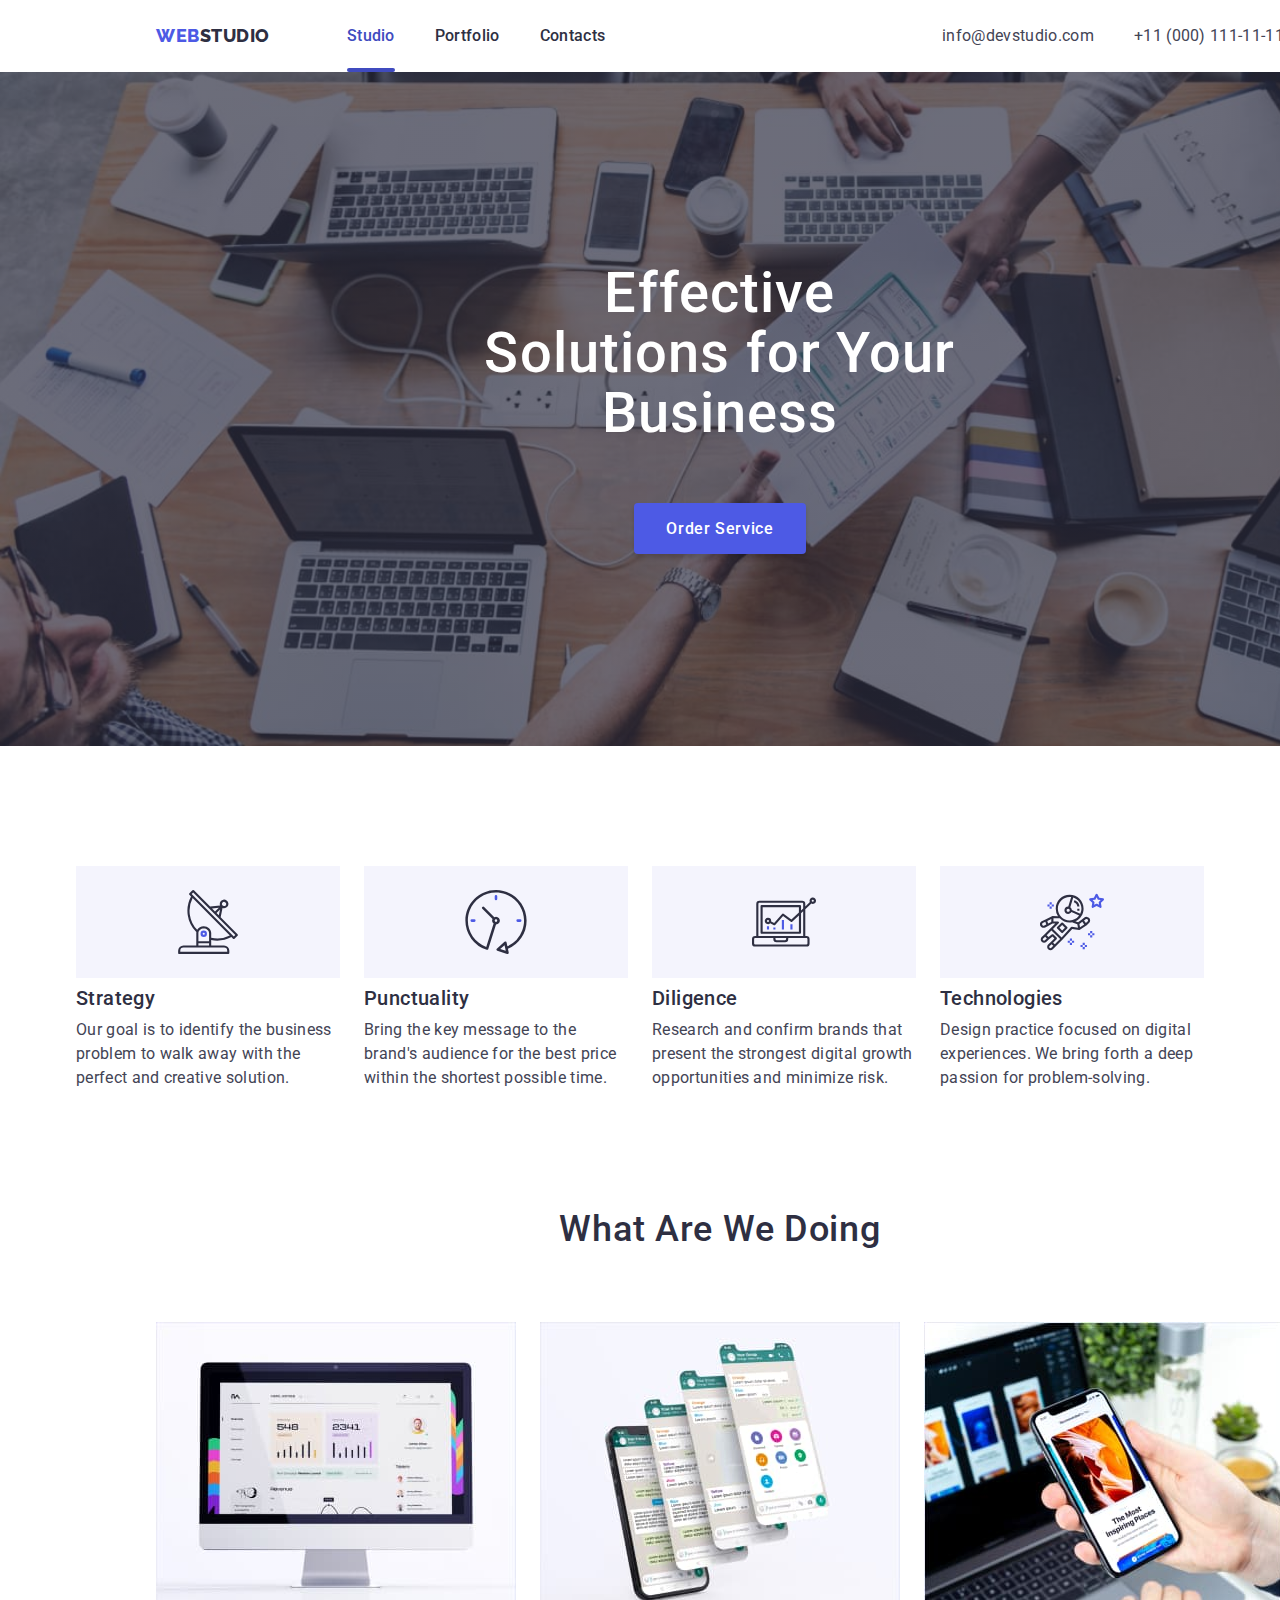
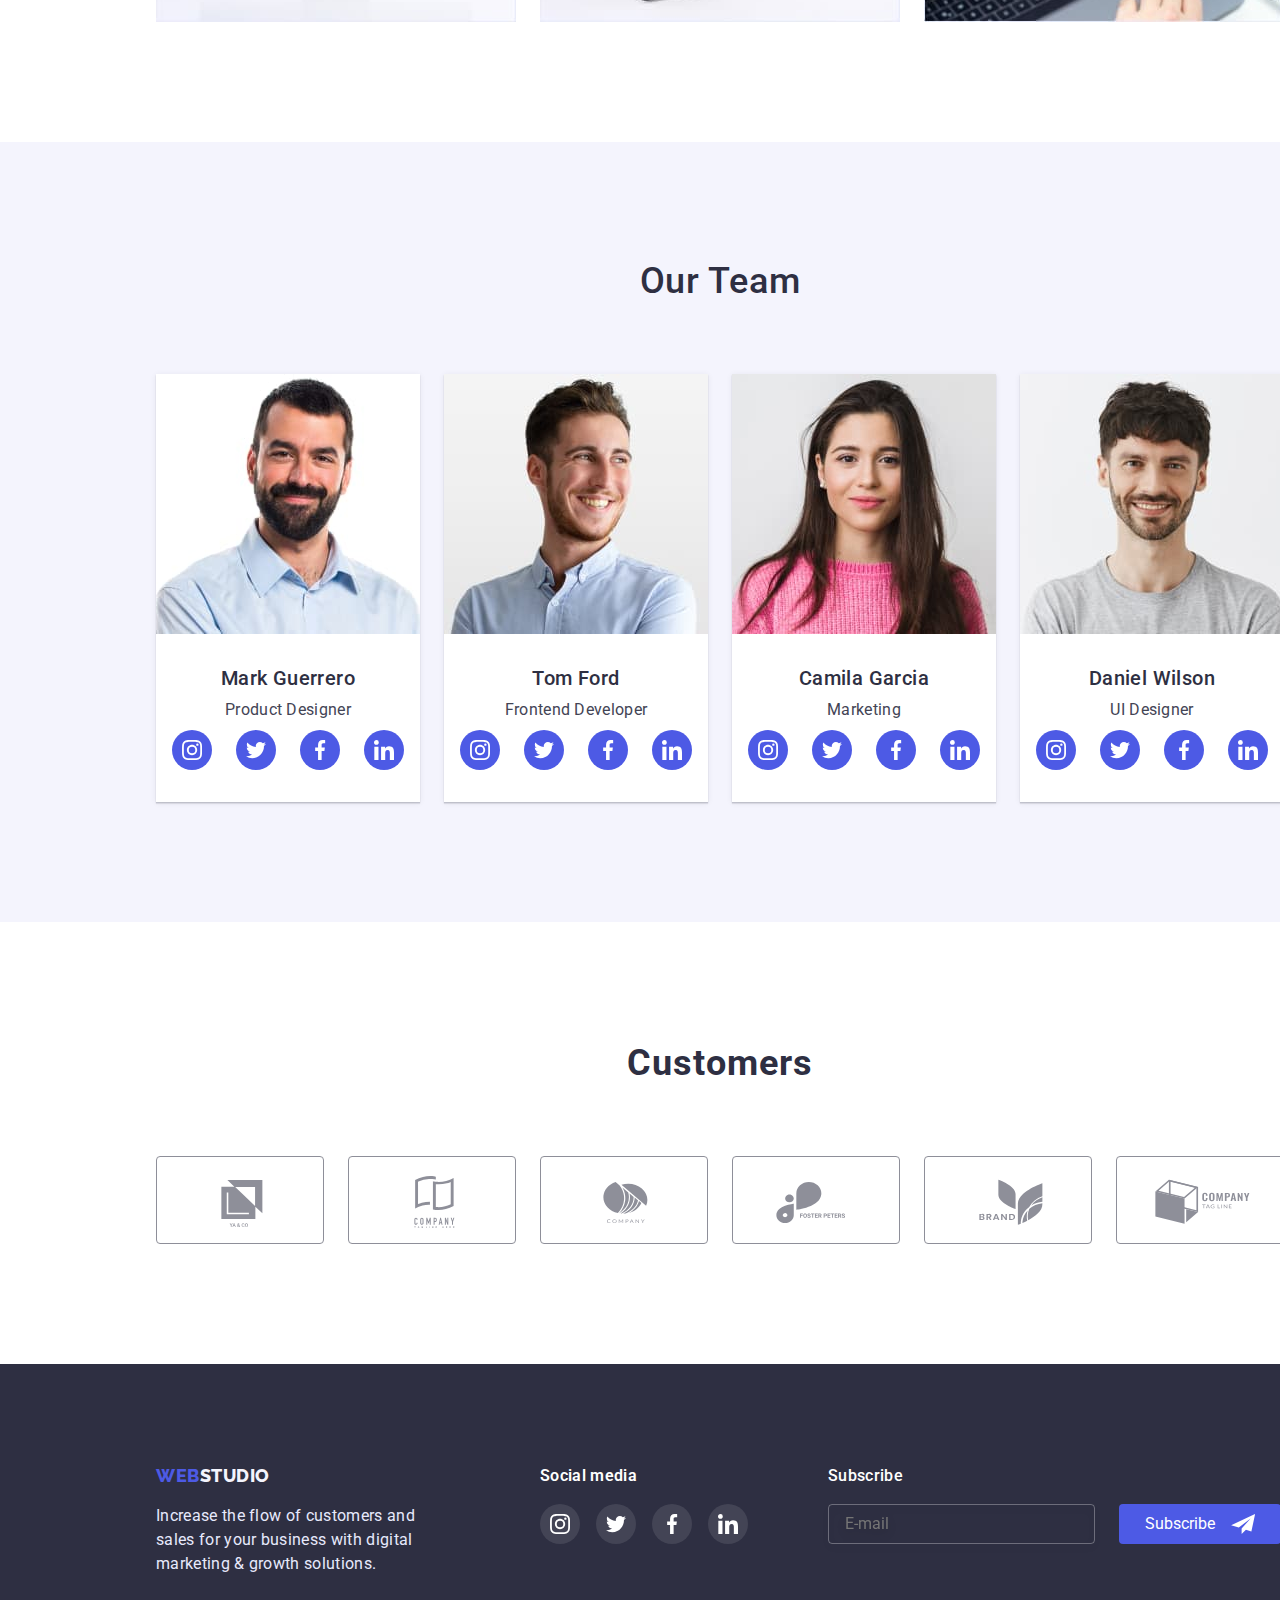
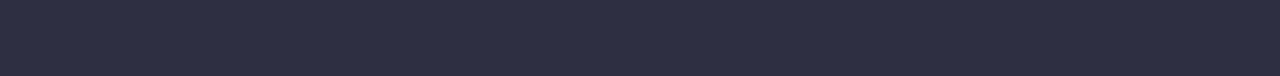
<file: index.html>
<!DOCTYPE html>
<html lang="en">
	<head>
		<meta charset="UTF-8" />
		<meta http-equiv="X-UA-Compatible" content="IE=edge" />
		<meta name="viewport" content="width=device-width, initial-scale=1.0" />
		<title>Main Page</title>
		<link rel="preconnect" href="https://fonts.googleapis.com" />
		<link rel="preconnect" href="https://fonts.gstatic.com" crossorigin />
		<link
			rel="stylesheet"
			href="https://fonts.googleapis.com/css2?family=Raleway:wght@800&family=Roboto:wght@400;500;700;900&display=swap"
		/>
		<link
			rel="stylesheet"
			href="https://cdnjs.cloudflare.com/ajax/libs/modern-normalize/1.0.0/modern-normalize.min.css"
		/>
		<link rel="stylesheet" href="./css/styles.css" />
	</head>
	<body>
		<header class="header">
			<div class="page-header container">
				<!-- Logo -->
				<a href="#" class="link logo"><span class="web">WEB</span>STUDIO</a>
				<!-- Nav -->
				<ul class="header-list">
					<li class="header-item"><a class="header-link link active" href="./index.html">Studio</a></li>
					<li class="header-item"><a class="header-link link" href="./portfolio.html">Portfolio</a></li>
					<li class="header-item"><a class="header-link link" href="#">Contacts</a></li>
				</ul>
				<!-- Contacts -->
				<ul class="header-contacts">
					<li><a class="header-phone link" href="mailto:info@devstudio.com">info@devstudio.com</a></li>
					<li><a class="header-mail link" href="tel:+110001111111">+11 (000) 111-11-11</a></li>
				</ul>
			</div>
		</header>
		<main>
			<!-- Hero -->
			<section class="hero">
				<div class="container">
					<h1 class="hero-title">Effective Solutions for Your Business</h1>
					<button class="hero-button" type="button" data-modal-open>Order Service</button>
				</div>
			</section>
			<!-- Qualities -->
			<section class="qualities">
				<div class="container">
					<h2 class="visually-hidden">Qualities</h2>
					<ul class="qualities-list">
						<li class="qualities-item">
							<div class="qualities-icon-item">
								<svg class="qualities-icon" width="64" height="64">
									<use href="./img/icons/icons.svg#antenna"></use>
								</svg>
							</div>
							<h3 class="qualities-title">Strategy</h3>
							<p class="qualities-text">
								Our goal is to identify the business problem to walk away with the perfect and creative solution.
							</p>
						</li>
						<li class="qualities-item">
							<div class="qualities-icon-item">
								<svg class="qualities-icon" width="64" height="64">
									<use href="./img/icons/icons.svg#clock"></use>
								</svg>
							</div>
							<h3 class="qualities-title">Punctuality</h3>
							<p class="qualities-text">
								Bring the key message to the brand's audience for the best price within the shortest possible time.
							</p>
						</li>
						<li class="qualities-item">
							<div class="qualities-icon-item">
								<svg class="qualities-icon" width="64" height="64">
									<use href="./img/icons/icons.svg#diagram"></use>
								</svg>
							</div>
							<h3 class="qualities-title">Diligence</h3>
							<p class="qualities-text">
								Research and confirm brands that present the strongest digital growth opportunities and minimize risk.
							</p>
						</li>
						<li class="qualities-item">
							<div class="qualities-icon-item">
								<svg class="qualities-icon" width="64" height="64">
									<use href="./img/icons/icons.svg#astronaut"></use>
								</svg>
							</div>
							<h3 class="qualities-title">Technologies</h3>
							<p class="qualities-text">
								Design practice focused on digital experiences. We bring forth a deep passion for problem-solving.
							</p>
						</li>
					</ul>
				</div>
			</section>
			<!-- What are we doing -->
			<section class="work">
				<div class="container">
					<h2 class="work-title">What are we doing</h2>
					<ul class="work-list">
						<li><img width="360" height="300" src="./img/about/monitor.jpg" alt="monitor" /></li>
						<li><img width="360" height="300" src="./img/about/phone.jpg" alt="phone" /></li>
						<li>
							<img width="360" height="300" src="./img/about/a_phone_in_hand.jpg" alt="Phone in hand" />
						</li>
					</ul>
				</div>
			</section>
			<!-- Team -->
			<section class="team">
				<div class="container">
					<h2 class="team-title">Our Team</h2>
					<ul class="team-list">
						<li class="team-item">
							<img width="264" height="260" src="./img/team/mark.jpg" alt="Photo of Mark Guerrero" />
							<div class="team-item-text">
								<h3 class="name">Mark Guerrero</h3>
								<p class="job">Product Designer</p>
								<ul class="team-social-list list">
									<li class="team-social-item">
										<a class="team-social-link link" href="">
											<svg class="team-social-icon" width="20" height="20">
												<use href="./img/icons/icons.svg#instagram"></use>
											</svg>
										</a>
									</li>
									<li class="team-social-item">
										<a class="team-social-link link" href="">
											<svg class="team-social-icon" width="20" height="20">
												<use href="./img/icons/icons.svg#twitter"></use>
											</svg>
										</a>
									</li>
									<li class="team-social-item">
										<a class="team-social-link link" href="">
											<svg class="team-social-icon" width="20" height="20">
												<use href="./img/icons/icons.svg#facebook"></use>
											</svg>
										</a>
									</li>
									<li class="team-social-item">
										<a class="team-social-link link" href="">
											<svg class="team-social-icon" width="20" height="20">
												<use href="./img/icons/icons.svg#linkedin"></use>
											</svg>
										</a>
									</li>
								</ul>
							</div>
						</li>
						<li class="team-item">
							<img width="264" height="260" src="./img/team/tom.jpg" alt="Photo of Tom Ford" />
							<div class="team-item-text">
								<h3 class="name">Tom Ford</h3>
								<p class="job">Frontend Developer</p>
								<ul class="team-social-list list">
									<li class="team-social-item">
										<a class="team-social-link link" href="">
											<svg class="team-social-icon" width="20" height="20">
												<use href="./img/icons/icons.svg#instagram"></use>
											</svg>
										</a>
									</li>
									<li class="team-social-item">
										<a class="team-social-link link" href="">
											<svg class="team-social-icon" width="20" height="20">
												<use href="./img/icons/icons.svg#twitter"></use>
											</svg>
										</a>
									</li>
									<li class="team-social-item">
										<a class="team-social-link link" href="">
											<svg class="team-social-icon" width="20" height="20">
												<use href="./img/icons/icons.svg#facebook"></use>
											</svg>
										</a>
									</li>
									<li class="team-social-item">
										<a class="team-social-link link" href="">
											<svg class="team-social-icon" width="20" height="20">
												<use href="./img/icons/icons.svg#linkedin"></use>
											</svg>
										</a>
									</li>
								</ul>
							</div>
						</li>
						<li class="team-item">
							<img width="264" height="260" src="./img/team/camila.jpg" alt="Photo of Camila Garcia" />
							<div class="team-item-text">
								<h3 class="name">Camila Garcia</h3>
								<p class="job">Marketing</p>
								<ul class="team-social-list list">
									<li class="team-social-item">
										<a class="team-social-link link" href="">
											<svg class="team-social-icon" width="20" height="20">
												<use href="./img/icons/icons.svg#instagram"></use>
											</svg>
										</a>
									</li>
									<li class="team-social-item">
										<a class="team-social-link link" href="">
											<svg class="team-social-icon" width="20" height="20">
												<use href="./img/icons/icons.svg#twitter"></use>
											</svg>
										</a>
									</li>
									<li class="team-social-item">
										<a class="team-social-link link" href="">
											<svg class="team-social-icon" width="20" height="20">
												<use href="./img/icons/icons.svg#facebook"></use>
											</svg>
										</a>
									</li>
									<li class="team-social-item">
										<a class="team-social-link link" href="">
											<svg class="team-social-icon" width="20" height="20">
												<use href="./img/icons/icons.svg#linkedin"></use>
											</svg>
										</a>
									</li>
								</ul>
							</div>
						</li>
						<li class="team-item">
							<img width="264" height="260" src="./img/team/daniel.jpg" alt="Photo of Daniel Wilson" />
							<div class="team-item-text">
								<h3 class="name">Daniel Wilson</h3>
								<p class="job">UI Designer</p>
								<ul class="team-social-list list">
									<li class="team-social-item">
										<a class="team-social-link link" href="">
											<svg class="team-social-icon" width="20" height="20">
												<use href="./img/icons/icons.svg#instagram"></use>
											</svg>
										</a>
									</li>
									<li class="team-social-item">
										<a class="team-social-link link" href="">
											<svg class="team-social-icon" width="20" height="20">
												<use href="./img/icons/icons.svg#twitter"></use>
											</svg>
										</a>
									</li>
									<li class="team-social-item">
										<a class="team-social-link link" href="">
											<svg class="team-social-icon" width="20" height="20">
												<use href="./img/icons/icons.svg#facebook"></use>
											</svg>
										</a>
									</li>
									<li class="team-social-item">
										<a class="team-social-link link" href="">
											<svg class="team-social-icon" width="20" height="20">
												<use href="./img/icons/icons.svg#linkedin"></use>
											</svg>
										</a>
									</li>
								</ul>
							</div>
						</li>
					</ul>
				</div>
			</section>
			<!-- Customers -->
			<section class="customers">
				<div class="container">
					<h2 class="customers-title">Customers</h2>
					<ul class="customers-list list">
						<li class="customers-list-item">
							<a class="customers-list-link" href="">
								<svg class="customers-icon" width="104" height="56">
									<use href="./img/icons/icons.svg#logo"></use>
								</svg>
							</a>
						</li>
						<li class="customers-list-item">
							<a class="customers-list-link link" href="">
								<svg class="customers-icon" width="104" height="56">
									<use href="./img/icons/icons.svg#logo2"></use>
								</svg>
							</a>
						</li>
						<li class="customers-list-item">
							<a class="customers-list-link link" href="">
								<svg class="customers-icon" width="104" height="56">
									<use href="./img/icons/icons.svg#logo3"></use>
								</svg>
							</a>
						</li>
						<li class="customers-list-item">
							<a class="customers-list-link link" href="">
								<svg class="customers-icon" width="104" height="56">
									<use href="./img/icons/icons.svg#logo4"></use>
								</svg>
							</a>
						</li>
						<li class="customers-list-item">
							<a class="customers-list-link link" href="">
								<svg class="customers-icon" width="104" height="56">
									<use href="./img/icons/icons.svg#logo5"></use>
								</svg>
							</a>
						</li>
						<li class="customers-list-item">
							<a class="customers-list-link link" href="">
								<svg class="customers-icon" width="104" height="56">
									<use href="./img/icons/icons.svg#logo6"></use>
								</svg>
							</a>
						</li>
					</ul>
				</div>
			</section>
		</main>
		<!-- Footer -->
		<footer class="footer">
			<div class="container">
				<div>
					<!-- Logo -->
					<a class="link logo" href="#"><span class="web">WEB</span>STUDIO</a>
					<p class="footer-text">
						Increase the flow of customers and sales for your business with digital marketing & growth solutions.
					</p>
				</div>
				<div class="footer-social">
					<p class="social-text">Social media</p>
					<ul class="footer-list list">
						<li class="footer-list-item">
							<a class="footer-list-link link" href="">
								<svg class="footer-list-icon" width="20" height="20">
									<use href="./img/icons/icons.svg#instagram"></use>
								</svg>
							</a>
						</li>
						<li class="footer-list-item">
							<a class="footer-list-link link" href="">
								<svg class="footer-list-icon" width="20" height="20">
									<use href="./img/icons/icons.svg#twitter"></use>
								</svg>
							</a>
						</li>
						<li class="footer-list-item">
							<a class="footer-list-link link" href="">
								<svg class="footer-list-icon" width="20" height="20">
									<use href="./img/icons/icons.svg#facebook"></use>
								</svg>
							</a>
						</li>
						<li class="footer-list-item">
							<a class="footer-list-link link" href="">
								<svg class="footer-list-icon" width="20" height="20">
									<use href="./img/icons/icons.svg#linkedin"></use>
								</svg>
							</a>
						</li>
					</ul>
				</div>
				<div class="footer-lable">
					<strong class="footer-lable-text">Subscribe</strong>
					<form class="footer-lable-form">
						<input class="footer-lable-input" type="email" name="mail" required placeholder="E-mail" />
						<button type="submit" class="button footer-lable-button"
							>Subscribe
							<svg class="footer-lable-icon" width="24" height="20">
								<use href="./img/icons/icons.svg#send"></use>
							</svg>
						</button>
					</form>
				</div>
			</div>
		</footer>
		<!-- Modal window -->
		<div class="backdrop is-hidden" data-modal>
			<div class="modal">
				<button class="modal-button" data-modal-close>
					<svg class="modal-icon" width="8" height="8">
						<use href="./img/icons/icons.svg#close"></use>
					</svg>
				</button>
				<form class="registration-form">
					<strong id="modal-label" class="registration-form-header"
						>Leave your contacts and we will call you back</strong
					>
					<div role="group" aria-labelledby="modal-label" class="registration-form-group">
						<label class="registration-form-field">
							<span class="registration-form-lable">Name</span>
							<input
								type="text"
								name="user_name"
								class="registration-form-input"
								required
								placeholder="&nbsp"
								minlength="3"
								pattern="[a-zA-Zа-яА-Я]+"
							/>
							<svg class="registration-form-icon" width="12" height="12">
								<use href="./img/icons/icons.svg#name"></use>
							</svg>
						</label>
						<label class="registration-form-field">
							<span class="registration-form-lable">Phone</span>
							<input
								type="phone"
								name="user_phone"
								class="registration-form-input"
								required
								placeholder="&nbsp"
								pattern="[0-9]{3}-[0-9]{3}-[0-9]{2}-[0-9]{2}"
								title="111-111-11-11"
							/>
							<svg class="registration-form-icon" width="12" height="12">
								<use href="./img/icons/icons.svg#phone"></use>
							</svg>
						</label>
						<label class="registration-form-field">
							<span class="registration-form-lable">Email</span>
							<input type="email" name="user_email" class="registration-form-input" required placeholder="&nbsp" />
							<svg class="registration-form-icon" width="12" height="12">
								<use href="./img/icons/icons.svg#mail"></use>
							</svg>
						</label>
						<label>
							<span class="registration-form-lable">Comment</span>
							<textarea
								class="registration-form-massage"
								name="user-massage"
								rows="7"
								placeholder="Text input"
							></textarea>
						</label>
					</div>
					<label class="registration-form-agreemant">
						<input class="registration-form-checkbox" type="checkbox" name="checkbox" />
						<svg class="registration-form-check" width="16" height="16">
							<use class="check" href="./img/icons/icons.svg#check"></use>
							<use class="uncheck" href="./img/icons/icons.svg#uncheck"></use>
						</svg>
						<span class="registration-form-text"
							>I accept the terms and conditions of the
							<a class="registration-form-link" href="">Privacy Policy</a></span
						>
					</label>
					<button type="submit" class="button registration-form-button">Send</button>
				</form>
			</div>
		</div>
		<script src="./js/modal.js"></script>
	</body>
</html>
</file>
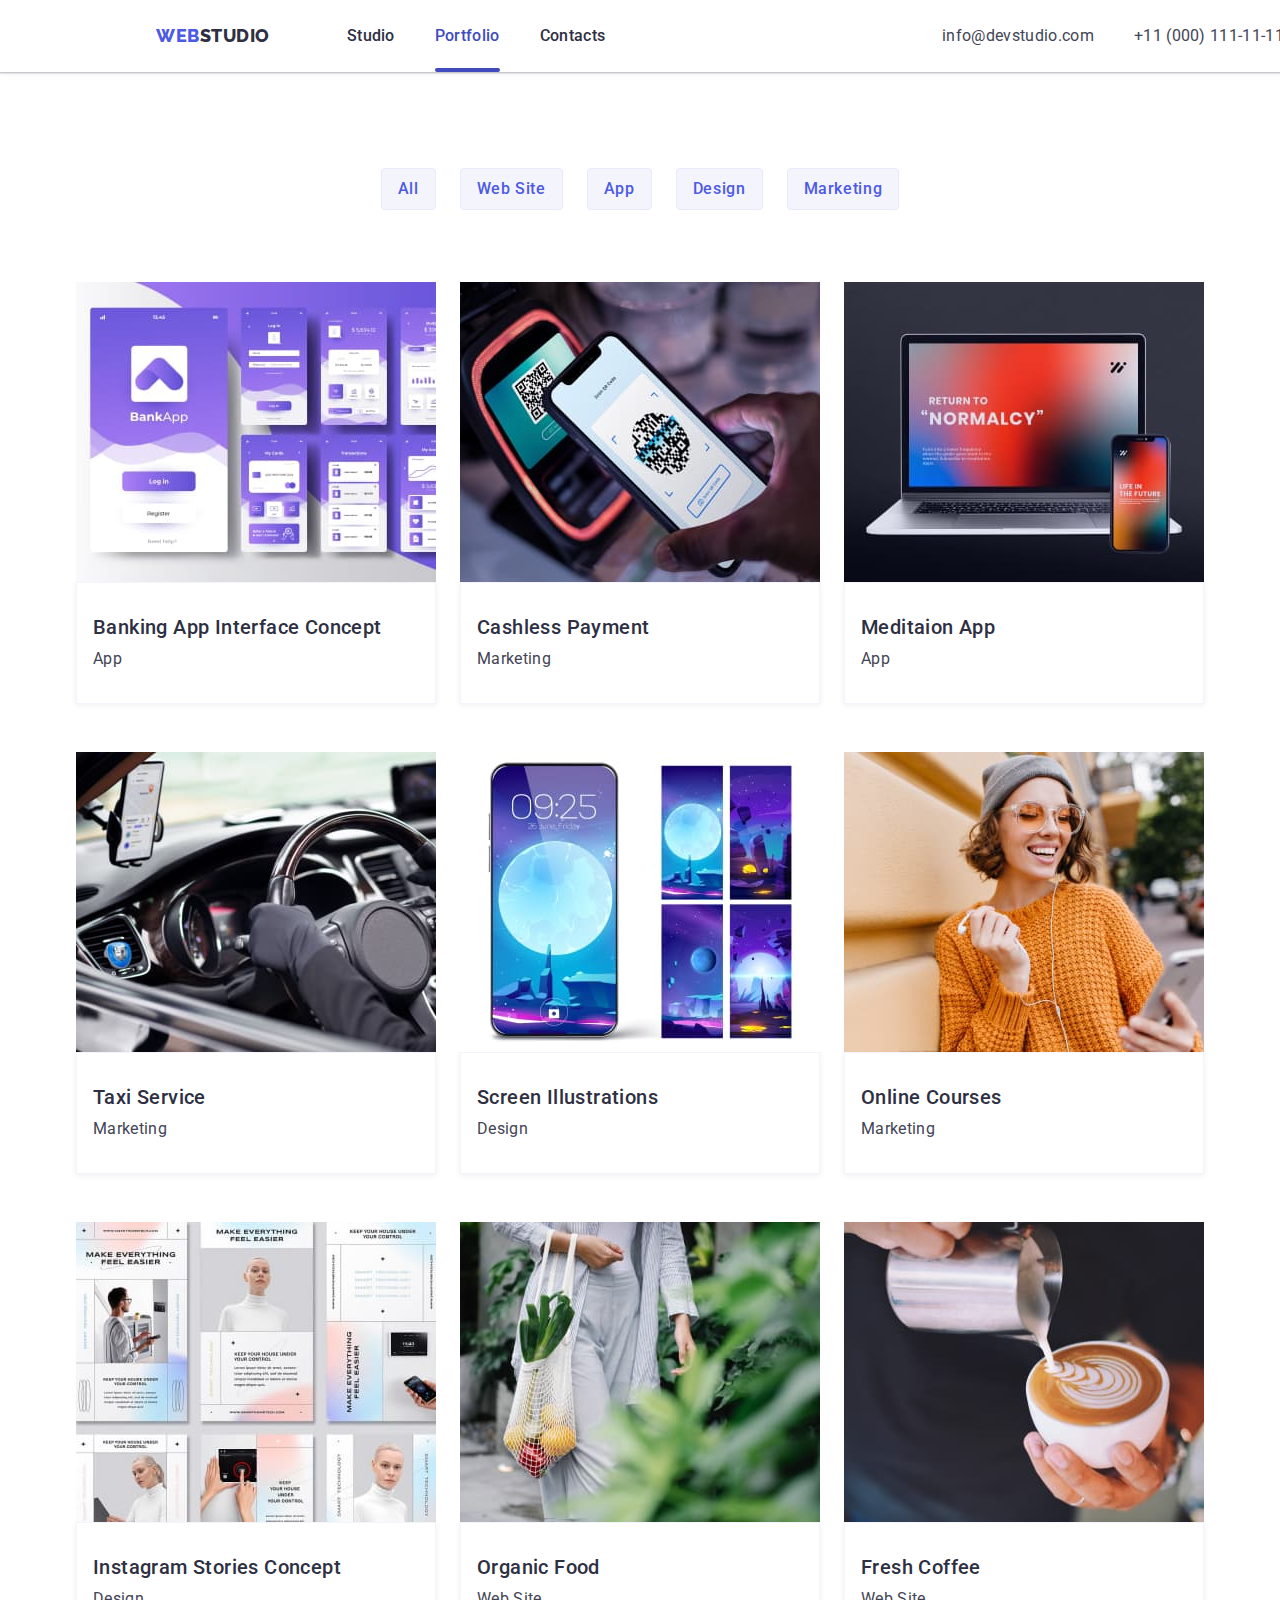
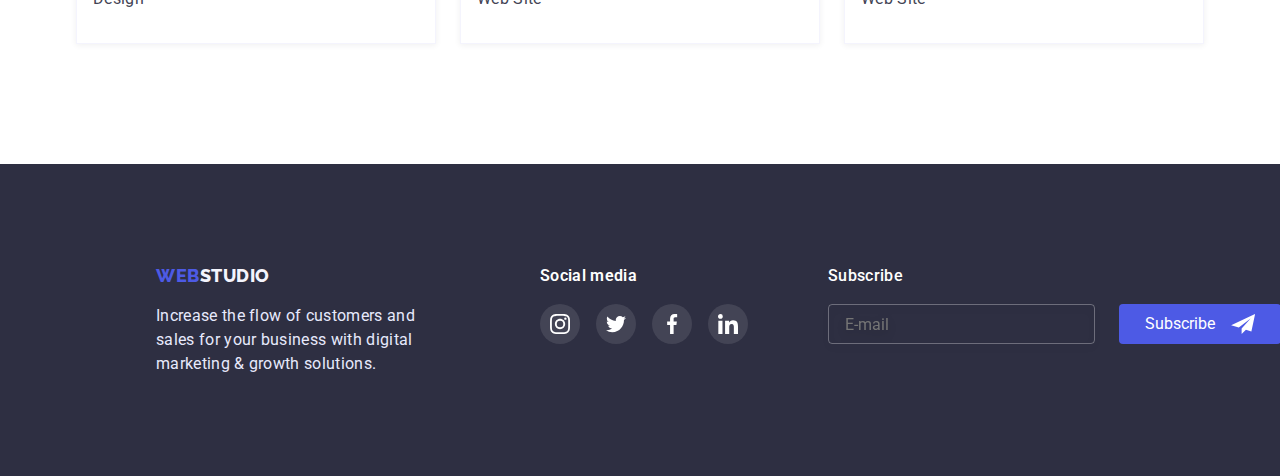
<file: portfolio.html>
<!DOCTYPE html>
<html lang="en">
	<head>
		<meta charset="UTF-8" />
		<meta http-equiv="X-UA-Compatible" content="IE=edge" />
		<meta name="viewport" content="width=device-width, initial-scale=1.0" />
		<title>Portfolio</title>
		<link rel="preconnect" href="https://fonts.googleapis.com" />
		<link rel="preconnect" href="https://fonts.gstatic.com" crossorigin />
		<link
			rel="stylesheet"
			href="https://fonts.googleapis.com/css2?family=Raleway:wght@800&family=Roboto:wght@400;500;700;900&display=swap"
		/>
		<link
			rel="stylesheet"
			href="https://cdnjs.cloudflare.com/ajax/libs/modern-normalize/1.0.0/modern-normalize.min.css"
		/>
		<link rel="stylesheet" href="./css/styles.css" />
	</head>
	<body>
		<header class="header">
			<div class="page-header container">
				<!-- Logo -->
				<a href="#" class="link logo"><span class="web">WEB</span>STUDIO</a>
				<!-- Nav -->
				<ul class="header-list">
					<li class="header-item"><a class="header-link link" href="./index.html">Studio</a></li>
					<li class="header-item"><a class="header-link link active" href="./portfolio.html">Portfolio</a></li>
					<li class="header-item"><a class="header-link link" href="#">Contacts</a></li>
				</ul>
				<!-- Contacts -->
				<ul class="header-contacts">
					<li><a class="header-phone link" href="mailto:info@devstudio.com">info@devstudio.com</a></li>
					<li><a class="header-mail link" href="tel:+110001111111">+11 (000) 111-11-11</a></li>
				</ul>
			</div>
		</header>
		<main>
			<section class="portfolio">
				<div class="container">
					<h1 class="visually-hidden">Portfolio</h1>
					<!-- Filter -->
					<ul class="filter">
						<li class="filter-item"><button class="filter-button" type="button">All</button></li>
						<li class="filter-item"><button class="filter-button" type="button">Web Site</button></li>
						<li class="filter-item"><button class="filter-button" type="button">App</button></li>
						<li class="filter-item"><button class="filter-button" type="button">Design</button></li>
						<li class="filter-item"><button class="filter-button" type="button">Marketing</button></li>
					</ul>
					<!-- Portfolio -->
					<ul class="portfolio-list">
						<li class="portfolio-item">
							<a class="portfolio-link link" href="">
								<div class="portfolio-card-wrapper">
									<img
										class="portfolio-card"
										src="./img/portfolio/app.jpg"
										alt="Banking app interface"
										width="360"
										height="300"
									/>
									<p class="overlay">
										14 Stylish and User-Friendly App Design Concepts · Task Manager App · Calorie Tracker App · Exotic
										Fruit Ecommerce App · Cloud Storage App
									</p>
								</div>
								<div class="portfolio-card-text">
									<h2 class="portfolio-title">Banking App Interface Concept</h2>
									<p class="portfolio-text">App</p>
								</div>
							</a>
						</li>
						<li class="portfolio-item">
							<a class="portfolio-link link" href="">
								<div class="portfolio-card-wrapper">
									<img
										class="portfolio-card"
										src="./img/portfolio/payment.jpg"
										alt="Cashless payment"
										width="360"
										height="300"
									/>
									<p class="overlay">
										14 Stylish and User-Friendly App Design Concepts · Task Manager App · Calorie Tracker App · Exotic
										Fruit Ecommerce App · Cloud Storage App
									</p>
								</div>
								<div class="portfolio-card-text">
									<h2 class="portfolio-title">Cashless Payment</h2>
									<p class="portfolio-text">Marketing</p>
								</div>
							</a>
						</li>
						<li class="portfolio-item">
							<a class="portfolio-link link" href="">
								<div class="portfolio-card-wrapper">
									<img
										class="portfolio-card"
										src="./img/portfolio/notebook.jpg"
										alt="Notebook and phone"
										width="360"
										height="300"
									/>
									<p class="overlay">
										14 Stylish and User-Friendly App Design Concepts · Task Manager App · Calorie Tracker App · Exotic
										Fruit Ecommerce App · Cloud Storage App
									</p>
								</div>
								<div class="portfolio-card-text">
									<h2 class="portfolio-title">Meditaion App</h2>
									<p class="portfolio-text">App</p>
								</div>
							</a>
						</li>
						<li class="portfolio-item">
							<a class="portfolio-link link" href="">
								<div class="portfolio-card-wrapper">
									<img
										class="portfolio-card"
										src="./img/portfolio/drive.jpg"
										alt="Driving a car"
										width="360"
										height="300"
									/>
									<p class="overlay">
										14 Stylish and User-Friendly App Design Concepts · Task Manager App · Calorie Tracker App · Exotic
										Fruit Ecommerce App · Cloud Storage App
									</p>
								</div>
								<div class="portfolio-card-text">
									<h2 class="portfolio-title">Taxi Service</h2>
									<p class="portfolio-text">Marketing</p>
								</div>
							</a>
						</li>
						<li class="portfolio-item">
							<a class="portfolio-link link" href="">
								<div class="portfolio-card-wrapper">
									<img
										class="portfolio-card"
										src="./img/portfolio/phonetheme.jpg"
										alt="Phonethemes"
										width="360"
										height="300"
									/>
									<p class="overlay">
										14 Stylish and User-Friendly App Design Concepts · Task Manager App · Calorie Tracker App · Exotic
										Fruit Ecommerce App · Cloud Storage App
									</p>
								</div>
								<div class="portfolio-card-text">
									<h2 class="portfolio-title">Screen Illustrations</h2>
									<p class="portfolio-text">Design</p>
								</div>
							</a>
						</li>
						<li class="portfolio-item">
							<a class="portfolio-link link" href="">
								<div class="portfolio-card-wrapper">
									<img
										class="portfolio-card"
										src="./img/portfolio/girl.jpg"
										alt="Girl talkin by phone"
										width="360"
										height="300"
									/>
									<p class="overlay">
										14 Stylish and User-Friendly App Design Concepts · Task Manager App · Calorie Tracker App · Exotic
										Fruit Ecommerce App · Cloud Storage App
									</p>
								</div>
								<div class="portfolio-card-text">
									<h2 class="portfolio-title">Online Courses</h2>
									<p class="portfolio-text">Marketing</p>
								</div>
							</a>
						</li>
						<li class="portfolio-item">
							<a class="portfolio-link link" href="">
								<div class="portfolio-card-wrapper">
									<img
										class="portfolio-card"
										src="./img/portfolio/feel-easier.jpg"
										alt="Instagram stories screenshots"
										width="360"
										height="300"
									/>
									<p class="overlay">
										14 Stylish and User-Friendly App Design Concepts · Task Manager App · Calorie Tracker App · Exotic
										Fruit Ecommerce App · Cloud Storage App
									</p>
								</div>
								<div class="portfolio-card-text">
									<h2 class="portfolio-title">Instagram Stories Concept</h2>
									<p class="portfolio-text">Design</p>
								</div>
							</a>
						</li>
						<li class="portfolio-item">
							<a class="portfolio-link link" href="">
								<div class="portfolio-card-wrapper">
									<img
										class="portfolio-card"
										src="./img/portfolio/girlwithbag.jpg"
										alt="Girl carring a bag with fruit"
										width="360"
										height="300"
									/>
									<p class="overlay">
										14 Stylish and User-Friendly App Design Concepts · Task Manager App · Calorie Tracker App · Exotic
										Fruit Ecommerce App · Cloud Storage App
									</p>
								</div>
								<div class="portfolio-card-text">
									<h2 class="portfolio-title">Organic Food</h2>
									<p class="portfolio-text">Web Site</p>
								</div>
							</a>
						</li>
						<li class="portfolio-item">
							<a class="portfolio-link link" href="">
								<div class="portfolio-card-wrapper">
									<img
										class="portfolio-card"
										src="./img/portfolio/coffee.jpg"
										alt="Making coffee"
										width="360"
										height="300"
									/>
									<p class="overlay">
										14 Stylish and User-Friendly App Design Concepts · Task Manager App · Calorie Tracker App · Exotic
										Fruit Ecommerce App · Cloud Storage App
									</p>
								</div>
								<div class="portfolio-card-text">
									<h2 class="portfolio-title">Fresh Coffee</h2>
									<p class="portfolio-text">Web Site</p>
								</div>
							</a>
						</li>
					</ul>
				</div>
			</section>
		</main>
		<!-- Footer -->
		<footer class="footer">
			<div class="container">
				<div>
					<!-- Logo -->
					<a class="link logo" href="#"><span class="web">WEB</span>STUDIO</a>
					<p class="footer-text">
						Increase the flow of customers and sales for your business with digital marketing & growth solutions.
					</p>
				</div>
				<div class="footer-social">
					<p class="social-text">Social media</p>
					<ul class="footer-list list">
						<li class="footer-list-item">
							<a class="footer-list-link link" href="">
								<svg class="footer-list-icon" width="20" height="20">
									<use href="./img/icons/icons.svg#instagram"></use>
								</svg>
							</a>
						</li>
						<li class="footer-list-item">
							<a class="footer-list-link link" href="">
								<svg class="footer-list-icon" width="20" height="20">
									<use href="./img/icons/icons.svg#twitter"></use>
								</svg>
							</a>
						</li>
						<li class="footer-list-item">
							<a class="footer-list-link link" href="">
								<svg class="footer-list-icon" width="20" height="20">
									<use href="./img/icons/icons.svg#facebook"></use>
								</svg>
							</a>
						</li>
						<li class="footer-list-item">
							<a class="footer-list-link link" href="">
								<svg class="footer-list-icon" width="20" height="20">
									<use href="./img/icons/icons.svg#linkedin"></use>
								</svg>
							</a>
						</li>
					</ul>
				</div>
				<div class="footer-lable">
					<strong class="footer-lable-text">Subscribe</strong>
					<form class="footer-lable-form">
						<input class="footer-lable-input" 
						type="email" 
						name="mail" 
						required 
						placeholder="E-mail" />
						<button type="submit" class="button footer-lable-button"
							>Subscribe
							<svg class="footer-lable-icon" width="24" height="20">
								<use href="./img/icons/icons.svg#send"></use>
							</svg>
						</button>
					</form>
				</div>
			</div>
		</footer>
		<script src="./js/modal.js"></script>
	</body>
</html>
</file>
<file: css/styles.css>
:root {
	--text-color: #434455;
	--dark-color: #2e2f42;
	--subtle-text-color: #8e8f99;
	--accent-text-color: #fff;
	--primary-brand-color: #4d5ae5;
	--pressed-state-color: #404bbf;
	--accent-color: #e7e9fc;
	--main-background-color: #e5e5e5;
	--light-color: #f4f4fd;
	--success-color: #31d0aa;
	--main-transition: 250ms cubic-bezier(0.4, 0, 0.2, 1);
}

.visually-hidden {
	position: absolute;
	width: 1px;
	height: 1px;
	margin: -1px;
	border: 0;
	padding: 0;
	white-space: nowrap;
	clip-path: inset(100%);
	clip: rect(0 0 0 0);
	overflow: hidden;
}
.link {
	font-family: inherit;
	text-decoration: none;
}
ul {
	list-style: none;
	margin-top: 0;
	margin-bottom: 0;
	padding-left: 0;
}
h1,
h2,
h3,
h4,
p {
	margin-top: 0;
	margin-bottom: 0;
}
img {
	display: block;
}
button {
	cursor: pointer;
}
body {
	font-family: "Roboto", sans-serif;
	color: var(--text-color);
	background-color: var(--accent-text-color);
}
.container {
	width: 1158px;
	margin-left: auto;
	margin-right: auto;
	padding-left: 15px;
	padding-right: 15px;
}

/* ----------------------------------Header------------------------------------ */

.page-header {
	display: flex;
	align-items: center;
}
.header {
	width: 1440px;
	margin-right: auto;
	margin-left: auto;
	box-shadow: 0px 2px 1px rgba(46, 47, 66, 0.08), 0px 1px 1px rgba(46, 47, 66, 0.16), 0px 1px 6px rgba(46, 47, 66, 0.08);
}
.logo {
	margin-right: 77px;
}
.header-item:not(:last-child) {
	margin-right: 40px;
}
.header-link.active {
	position: relative;
	color: var(--pressed-state-color);
}
.header-link.active::after {
	content: " ";
	position: absolute;
	width: 100%;
	height: 4px;
	left: 0px;
	bottom: 0px;
	background: var(--pressed-state-color);
	border-radius: 2px;
}
.header-list {
	display: flex;
}
.header-contacts {
	display: flex;
	margin-left: auto;
}
.header-phone {
	margin-right: 40px;
}
.logo {
	font-family: "Raleway", sans-serif;
	font-weight: 800;
	font-size: 18px;
	line-height: 1.33;
	letter-spacing: 0.03em;
	color: var(--dark-color);
}
.web {
	font-family: "Raleway", sans-serif;
	font-weight: 800;
	font-size: 18px;
	line-height: 1.33;
	letter-spacing: 0.03em;
	color: var(--primary-brand-color);
}
.header-link {
	display: block;
	padding-top: 24px;
	padding-bottom: 24px;

	font-weight: 500;
	font-size: 16px;
	line-height: 1.5;
	letter-spacing: 0.02em;
	color: var(--dark-color);

	transition: color var(--main-transition);
}
.header-link:active {
	color: var(--pressed-state-color);
}
.header-phone,
.header-mail {
	font-size: 16px;
	line-height: 1.5;
	letter-spacing: 0.02em;
	color: var(--text-color);

	transition: color var(--main-transition);
}
.header-phone:hover,
.header-mail:hover,
.header-phone:focus,
.header-mail:focus {
	color: var(--pressed-state-color);
}

/* ----------------------------------Main Page--------------------------------------- */

/* ----------------------------Hero---------------------------- */

.hero {
	width: 1440px;
	margin: 0 auto;
	padding-top: 192px;
	padding-bottom: 192px;

	text-align: center;
	background-color: var(--dark-color);
	background-image: linear-gradient(to right, rgba(46, 47, 66, 0.7), rgba(46, 47, 66, 0.7)),
		url(../img/about/people-office.jpg);
	background-size: cover;
	background-repeat: no-repeat;
}
.hero-title {
	width: 492px;
	margin-left: auto;
	margin-right: auto;
	margin-bottom: 59px;

	font-weight: 500;
	font-size: 56px;
	line-height: 1.07;
	letter-spacing: 0.02em;
	color: var(--accent-text-color);
}
.hero-button {
	display: block;
	padding: 16px 32px;
	margin-left: auto;
	margin-right: auto;

	font-family: "Roboto", sans-serif;
	font-weight: 500;
	font-style: normal;
	font-size: 16px;
	line-height: 1.19;
	letter-spacing: 0.04em;
	color: var(--accent-text-color);
	background: var(--primary-brand-color);
	border-radius: 4px;
	border: transparent;
	box-shadow: 0px 4px 4px rgba(0, 0, 0, 0.15);

	transition: background-color var(--main-transition), box-shadow var(--main-transition);
}
.hero-button:hover,
.hero-button:focus {
	background-color: var(--pressed-state-color);
	box-shadow: 0px 1px 6px rgba(46, 47, 66, 0.08), 0px 1px 1px rgba(46, 47, 66, 0.16), 0px 2px 1px rgba(46, 47, 66, 0.08);
}
.hero-button:active {
	box-shadow: 0px 4px 4px rgba(0, 0, 0, 0.15);
}

/* --------------------------Qualities------------------------- */

.qualities {
	padding-top: 120px;
	padding-bottom: 120px;
}
.qualities-list {
	display: flex;
	margin-right: -24px;
}
.qualities-item {
	flex-basis: calc(100% / 4 - 24px);
	margin-right: 24px;
}
.qualities-item:last-child {
	margin-right: 0;
}
.qualities-icon-item {
	display: flex;
	justify-content: center;
	align-items: center;
	margin-bottom: 8px;
	width: 264px;
	height: 112px;
	background-color: var(--light-color);
}
.qualities-title {
	margin-bottom: 8px;

	font-weight: 500;
	font-size: 20px;
	line-height: 1.2;
	letter-spacing: 0.02em;
	color: var(--dark-color);
}
.qualities-text {
	font-size: 16px;
	line-height: 1.5;
	letter-spacing: 0.02em;
	color: var(--text-color);
}

/* ---------------------------Work----------------------------- */

.work {
	width: 1440px;
	margin-right: auto;
	margin-left: auto;
	padding-bottom: 120px;
	text-align: center;
}
.work-title {
	margin-bottom: 72px;

	font-weight: 500;
	font-size: 36px;
	line-height: 1.11;
	letter-spacing: 0.02em;
	text-transform: capitalize;
	color: var(--dark-color);
}
.work-list {
	display: flex;
	justify-content: space-between;
}

/* ----------------------------Team---------------------------- */

.team {
	width: 1440px;
	margin-right: auto;
	margin-left: auto;
	padding-top: 120px;
	padding-bottom: 120px;

	text-align: center;
	background-color: var(--light-color);
}
.team-list {
	display: flex;
	justify-content: space-between;
	text-align: center;
}
.team-title {
	margin-bottom: 72px;

	font-weight: 500;
	font-size: 36px;
	line-height: 1.11;
	letter-spacing: 0.02em;
	text-transform: capitalize;
	color: var(--dark-color);
}
.team-item {
	background-color: var(--accent-text-color);
	box-shadow: 0px 1px 6px rgba(46, 47, 66, 0.08), 0px 1px 1px rgba(46, 47, 66, 0.16), 0px 2px 1px rgba(46, 47, 66, 0.08);
}
.team-item-text {
	padding-top: 32px;
	padding-bottom: 32px;
	text-align: center;
}
.name {
	margin-bottom: 8px;
	font-weight: 500;
	font-size: 20px;
	line-height: 1.2;
	letter-spacing: 0.02em;
	color: var(--dark-color);
}
.job {
	margin-bottom: 8px;
	font-size: 16px;
	line-height: 1.5;
	letter-spacing: 0.02em;
	color: var(--text-color);
}
.team-social-list {
	display: flex;
	justify-content: center;
	gap: 24px;
}
.team-social-item {
	width: 40px;
	height: 40px;
	border-radius: 50%;
}
.team-social-link {
	display: flex;
	justify-content: center;
	align-items: center;
	width: 100%;
	height: 100%;
	border-radius: 50%;
	color: #fff;
	background-color: var(--primary-brand-color);
}
.team-social-link:hover,
.team-social-link:focus {
	background-color: var(--pressed-state-color);
}
.team-social-icon {
	fill: currentColor;
}

/* ------------------------Customers-------------------------- */

.customers {
	width: 1440px;
	margin-left: auto;
	margin-right: auto;
	margin-top: 120px;
	margin-bottom: 120px;
}
.customers-title {
	margin-bottom: 72px;

	font-weight: 700;
	font-size: 36px;
	line-height: 1.17;
	text-align: center;
	letter-spacing: 0.03em;
	color: #2e2f42;
}
.customers-list {
	display: flex;
	gap: 24px;
}
.customers-list-item {
	display: block;
	width: 168px;
	height: 88px;
}
.customers-list-link {
	display: block;
	width: 100%;
	height: 100%;
	padding: 16px 32px;
	color: #8e8f99;
	border: 1px solid #8e8f99;
	border-radius: 4px;

	transition: color var(--main-transition), border-color var(--main-transition);
}
.customers-list-link:hover,
.customers-list-link:focus {
	border-color: var(--pressed-state-color);
	color: var(--pressed-state-color);
}
.customers-icon {
	fill: currentColor;
}

/* --------------------------Portfolio Page---------------------------------------- */

/* ------------------------Filter----------------------- */

.portfolio {
	padding-top: 96px;
	padding-bottom: 120px;
}
.filter {
	margin-bottom: 72px;

	display: flex;
	justify-content: center;
}
.filter-item:not(:last-child) {
	margin-right: 24px;
}
.filter-button {
	padding: 8px 16px;

	font-family: inherit;
	font-weight: 500;
	font-style: normal;
	font-size: 16px;
	line-height: 1.5;
	letter-spacing: 0.04em;
	color: var(--primary-brand-color);
	background: var(--light-color);
	border: 1px solid var(--accent-color);
	border-radius: 4px;

	transition: color var(--main-transition), background var(--main-transition), border var(--main-transition),
		box-shadow var(--main-transition);
}
.filter-button:hover,
.filter-button:focus {
	color: var(--accent-text-color);
	background: var(--primary-brand-color);
	border: 1px solid var(--primary-brand-color);
	box-shadow: 0px 3px 1px rgba(0, 0, 0, 0.1), 0px 2px 1px rgba(0, 0, 0, 0.08), 0px 2px 2px rgba(0, 0, 0, 0.12);
}

/* -----------------------Portfolio----------------------- */

.portfolio-list {
	display: flex;
	padding: 0;
	margin: 0;
	flex-wrap: wrap;
	margin-right: -24px;
}
.portfolio-item {
	flex-basis: calc(100% / 3 - 24px);
}
.portfolio-item:not(:nth-child(3n)) {
	margin-right: 24px;
}
.portfolio-item:not(:nth-last-child(-n + 3)) {
	margin-bottom: 48px;
}
.portfolio-link {
	display: block;
	transition: box-shadow var(--main-transition);
}
.portfolio-link:hover,
.portfolio-link:focus {
	box-shadow: 0px 1px 6px rgba(46, 47, 66, 0.08);
}
.portfolio-card-wrapper {
	position: relative;
	overflow: hidden;
}
.portfolio-card {
	display: block;
}
.overlay {
	position: absolute;
	width: 100%;
	height: 100%;
	left: 0px;
	top: 0px;
	overflow: auto;
	opacity: 0;
	transform: translateY(100%);
	transition: transform var(--main-transition), opacity var(--main-transition);

	font-size: 16px;
	line-height: 1.5;
	letter-spacing: 0.02em;
	padding-top: 40px;
	padding-left: 32px;
	padding-right: 32px;
	padding-bottom: 164px;
	color: var(--light-color);
	background-color: var(--primary-brand-color);
}
.portfolio-link:hover .overlay,
.portfolio-link:focus .overlay {
	opacity: 1;
	transform: translateY(0%);
}
.portfolio-card-text {
	padding-left: 16px;
	padding-top: 32px;
	padding-bottom: 32px;
	border: 0.5px solid #f4f4fd;
	box-shadow: 0px 1px 6px rgba(46, 47, 66, 0.08);
}
.portfolio-title {
	margin-bottom: 8px;

	font-weight: 500;
	font-size: 20px;
	line-height: 1.2;
	letter-spacing: 0.02em;
	color: var(--dark-color);
}
.portfolio-text {
	font-size: 16px;
	line-height: 1.5;
	letter-spacing: 0.02em;
	color: var(--text-color);
}

/* ------------------------------Footer-------------------------------- */

.footer {
	width: 1440px;
	margin-right: auto;
	margin-left: auto;
	background-color: var(--dark-color);
	padding-top: 100px;
	padding-bottom: 100px;
}
.footer > .container {
	display: flex;
}
.footer .logo {
	font-family: "Raleway", sans-serif;
	font-weight: 800;
	font-size: 18px;
	line-height: 1.33;
	letter-spacing: 0.03em;
	color: var(--light-color);
}
.footer-text {
	width: 264px;
	margin-top: 16px;

	font-size: 16px;
	line-height: 1.5;
	letter-spacing: 0.02em;
	color: var(--accent-color);
	background: var(--dark-color);
}
.footer-social {
	margin-left: 120px;
}
.social-text {
	margin-bottom: 16px;
	font-weight: 600;
	font-size: 16px;
	line-height: 1.5;
	letter-spacing: 0.02em;
	color: var(--accent-text-color);
}
.footer-list {
	display: flex;
	justify-content: center;
	gap: 16px;
}
.footer-list-item {
	width: 40px;
	height: 40px;
}
.footer-list-link {
	display: flex;
	justify-content: center;
	align-items: center;
	width: 100%;
	height: 100%;
	border-radius: 50%;
	color: #fff;
	background-color: rgba(255, 255, 255, 0.1);

	transition: background-color var(--main-transition);
}
.footer-list-link:hover,
.footer-list-link:focus {
	background-color: var(--success-color);
}
.footer-list-icon {
	fill: currentColor;
}
/* --------------------------footer-registration---------------------- */
.footer-lable {
	margin-left: 80px;
}
.footer-lable-text {
	display: block;
	margin-bottom: 16px;
	font-weight: 500;
	font-size: 16px;
	line-height: 1.5;
	letter-spacing: 0.02em;
	color: var(--accent-text-color);
}
.footer-lable-form {
	display: flex;
	gap: 24px;
	width: 453px;
}
.footer-lable-input {
	display: block;
	width: 100%;
	height: 40px;
	padding: 8px 16px;
	color: var(--accent-text-color);
	background-color: transparent;
	border: 1px solid rgba(255, 255, 255, 0.3);
	filter: drop-shadow(0px 4px 4px rgba(0, 0, 0, 0.15));
	border-radius: 4px;

	outline: 1px solid transparent;

	transition: outline var(--main-transition);
}
.footer-lable-input:focus {
	outline-color: var(--accent-text-color);
	outline-offset: -1px;
}
.footer-lable-input:not(:placeholder-shown):required:valid {
	outline-color: green;
}
.footer-lable-input:not(:placeholder-shown):required:invalid {
	outline-color: red;
}
.footer-lable-icon {
	fill: currentColor;
}
.footer-lable-button {
	display: flex;
	flex-direction: row;
	justify-content: center;
	align-items: center;
	padding: 8px 24px;
	gap: 16px;
	color: var(--accent-text-color);
	background: var(--primary-brand-color);
	border-radius: 4px;
	border-color: transparent;
}

/* -------------------------------Modal Window---------------------------- */

.backdrop {
	position: fixed;
	top: 0;
	left: 0;
	z-index: 1000;
	width: 100%;
	height: 100%;

	background: rgba(46, 47, 66, 0.4);
	backdrop-filter: blur(2px);

	transition: visibility var(--main-transition), opacity var(--main-transition);
}
.backdrop.is-hidden {
	visibility: hidden;
	opacity: 0;
	pointer-events: none;
}
.backdrop.is-hidden .modal {
	transform: scale(1.5);
	opacity: 0;
}
.modal {
	position: absolute;
	top: 50%;
	left: 50%;
	width: 408px;
	min-height: 576px;
	transform: translate(-50%, -50%);

	padding-top: 72px;
	padding-left: 24px;
	padding-right: 24px;
	padding-bottom: 24px;
	background: #fcfcfc;
	box-shadow: 0px 1px 1px rgba(0, 0, 0, 0.14), 0px 1px 3px rgba(0, 0, 0, 0.12), 0px 2px 1px rgba(0, 0, 0, 0.2);
	border-radius: 4px;

	transition: transform var(--main-transition), opacity var(--main-transition);
}
.modal-button {
	position: absolute;
	top: 24px;
	right: 24px;

	display: flex;
	justify-content: center;
	align-items: center;
	box-sizing: border-box;

	width: 24px;
	height: 24px;
	background: #e7e9fc;
	border-radius: 50%;
	border: 1px solid rgba(0, 0, 0, 0.1);

	cursor: pointer;
}
.modal-button:hover,
.modal-button:focus {
	background: var(--pressed-state-color);
	color: var(--accent-text-color);
}
.modal-button:hover .modal-icon,
.modal-button:hover .modal-icon {
	fill: currentColor;
}
.registration-form-group {
	margin-bottom: 16px;
}
.registration-form-header {
	display: block;
	margin-bottom: 16px;

	font-weight: 500;
	font-size: 16px;
	line-height: 1.5;
	text-align: center;
	letter-spacing: 0.02em;
	color: var(--dark-color);
}
.registration-form-field {
	position: relative;
	display: block;
	margin-bottom: 8px;
}
.registration-form-lable {
	display: block;
	margin-bottom: 4px;
	font-size: 12px;
	line-height: 1.17;
	letter-spacing: 0.01em;
	color: var(--subtle-text-color);
}
.registration-form-input {
	width: 100%;
	height: 40px;

	padding-left: 38px;
	background-color: transparent;
	border-radius: 4px;
	border: 1px solid rgba(33, 33, 33, 0.2);
	outline: 1px solid transparent;

	transition: outline var(--main-transition);
}
.registration-form-input:focus {
	outline-color: var(--primary-brand-color);
	outline-offset: -1px;
}
.registration-form-input:focus ~ .registration-form-icon {
	fill: var(--primary-brand-color);
}
.registration-form-input:not(:placeholder-shown):required:valid {
	outline-color: green;
}
.registration-form-input:not(:placeholder-shown):required:invalid {
	outline-color: red;
}
.registration-form-icon {
	position: absolute;
	bottom: 14px;
	left: 19px;

	transition: fill var(--main-transition);
}
.registration-form-massage {
	min-width: 100%;
	resize: none;
	padding: 8px 16px;
	font-size: 12px;
	line-height: 1.33;
	letter-spacing: 0.04em;
	border-radius: 4px;
	border: 1px solid rgba(33, 33, 33, 0.2);
	outline: 1px solid transparent;

	transition: outline var(--main-transition);
}
.registration-form-massage:focus {
	outline-color: var(--primary-brand-color);
	outline-offset: -1px;
}
.registration-form-agreemant {
	display: flex;
	justify-content: flex-start;
	align-items: center;
	margin-bottom: 24px;
}
.registration-form-text {
	margin-left: 8px;
	font-size: 12px;
	line-height: 1.33;
	letter-spacing: 0.04em;
	color: rgba(117, 117, 117, 1);
	user-select: none;
}
.registration-form-link {
	font-size: 12px;
	line-height: 1.33;
	letter-spacing: 0.04em;
	text-decoration-line: underline;
	color: var(--primary-brand-color);
}
.registration-form-checkbox {
	appearance: none;
}
.check {
	opacity: 0;
	transition: opasity var(--main-transition);
}
.uncheck {
	opacity: 1;
	transition: opasity var(--main-transition);
}
.registration-form-checkbox:checked ~ .registration-form-check > .check {
	opacity: 1;
}
.registration-form-checkbox:checked ~ .registration-form-check > .uncheck {
	opacity: 0;
}
.registration-form-button {
	display: block;
	width: 169px;

	padding: 16px 32px;
	margin-left: auto;
	margin-right: auto;

	font-family: "Roboto", sans-serif;
	font-weight: 500;
	font-style: normal;
	font-size: 16px;
	line-height: 1.5;
	letter-spacing: 0.04em;
	color: var(--accent-text-color);
	background: var(--primary-brand-color);
	border-radius: 4px;
	border: transparent;
	box-shadow: 0px 4px 4px rgba(0, 0, 0, 0.15);

	transition: background-color var(--main-transition), box-shadow var(--main-transition);
}
.registration-form-button:hover,
.registration-form-button:focus {
	background-color: var(--pressed-state-color);
	box-shadow: 0px 1px 6px rgba(46, 47, 66, 0.08), 0px 1px 1px rgba(46, 47, 66, 0.16), 0px 2px 1px rgba(46, 47, 66, 0.08);
}
.registration-form-button:active {
	box-shadow: 0px 4px 4px rgba(0, 0, 0, 0.15);
}
</file>
